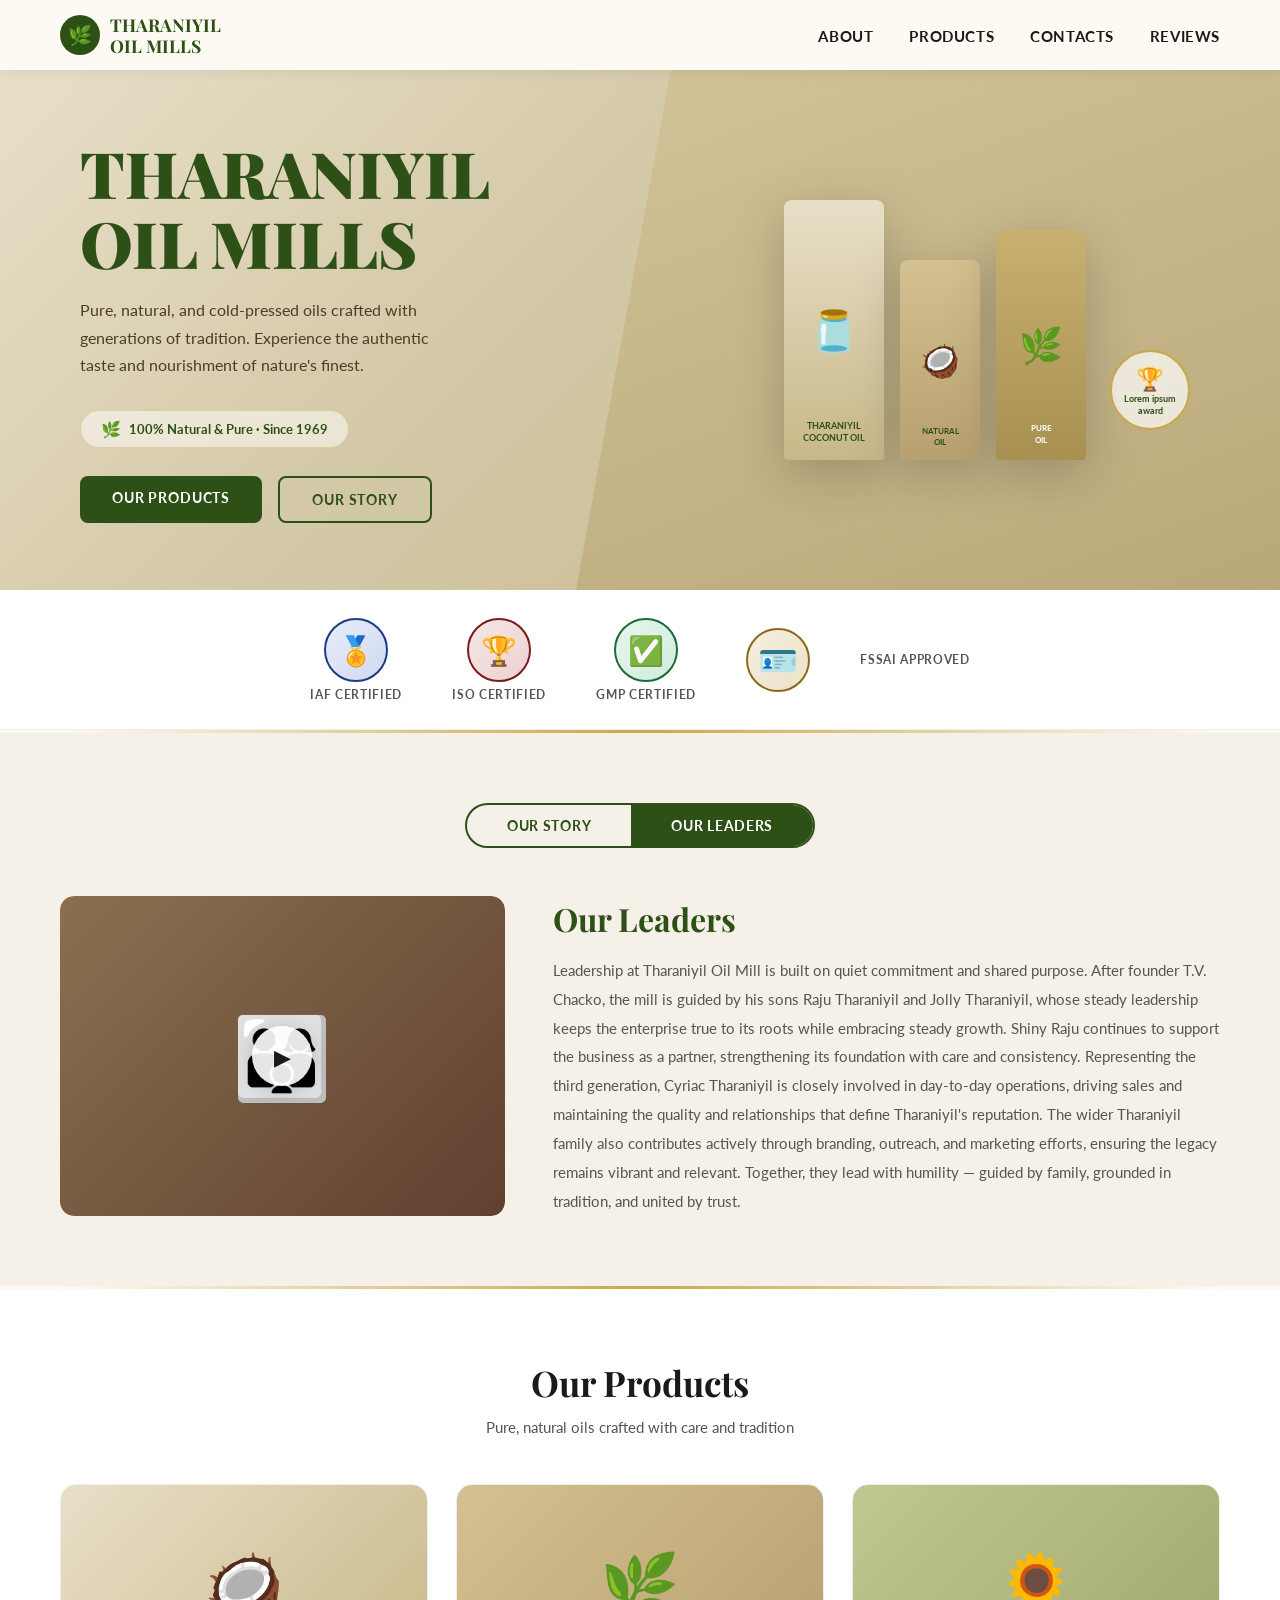
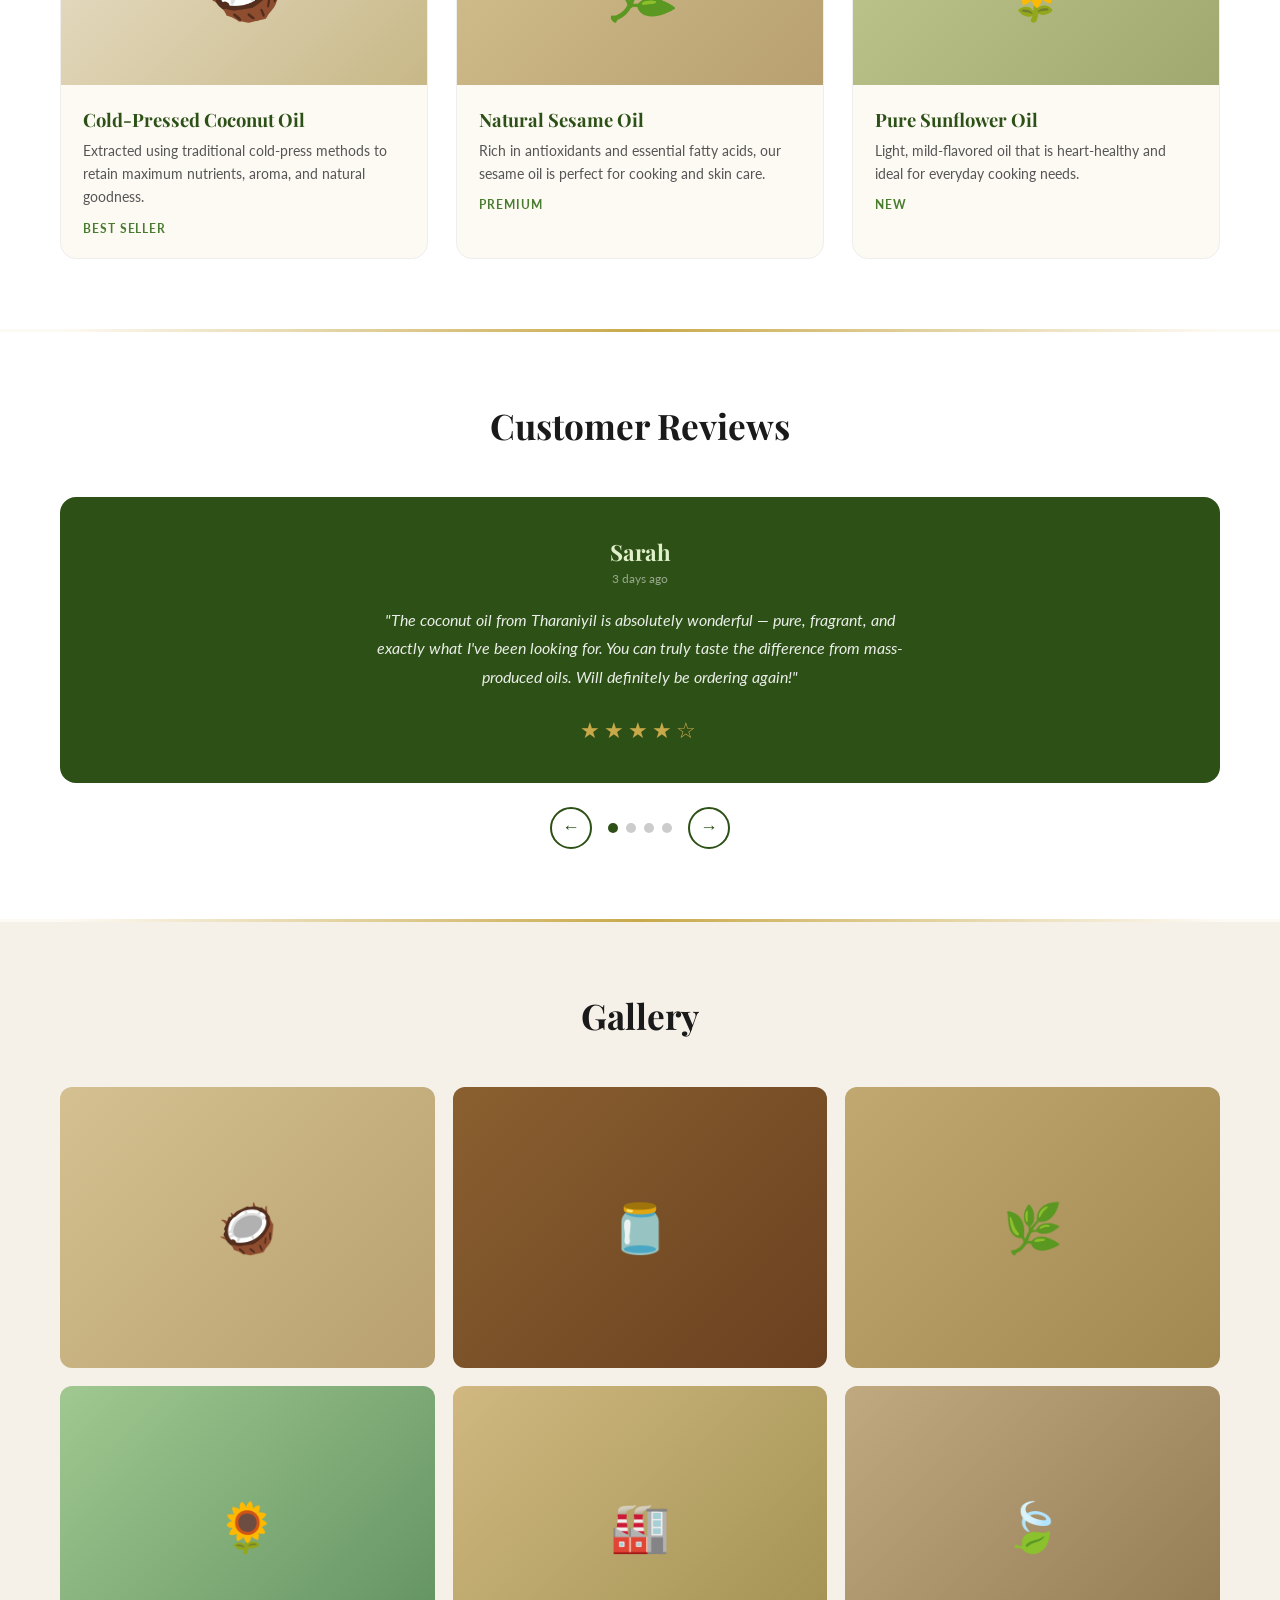
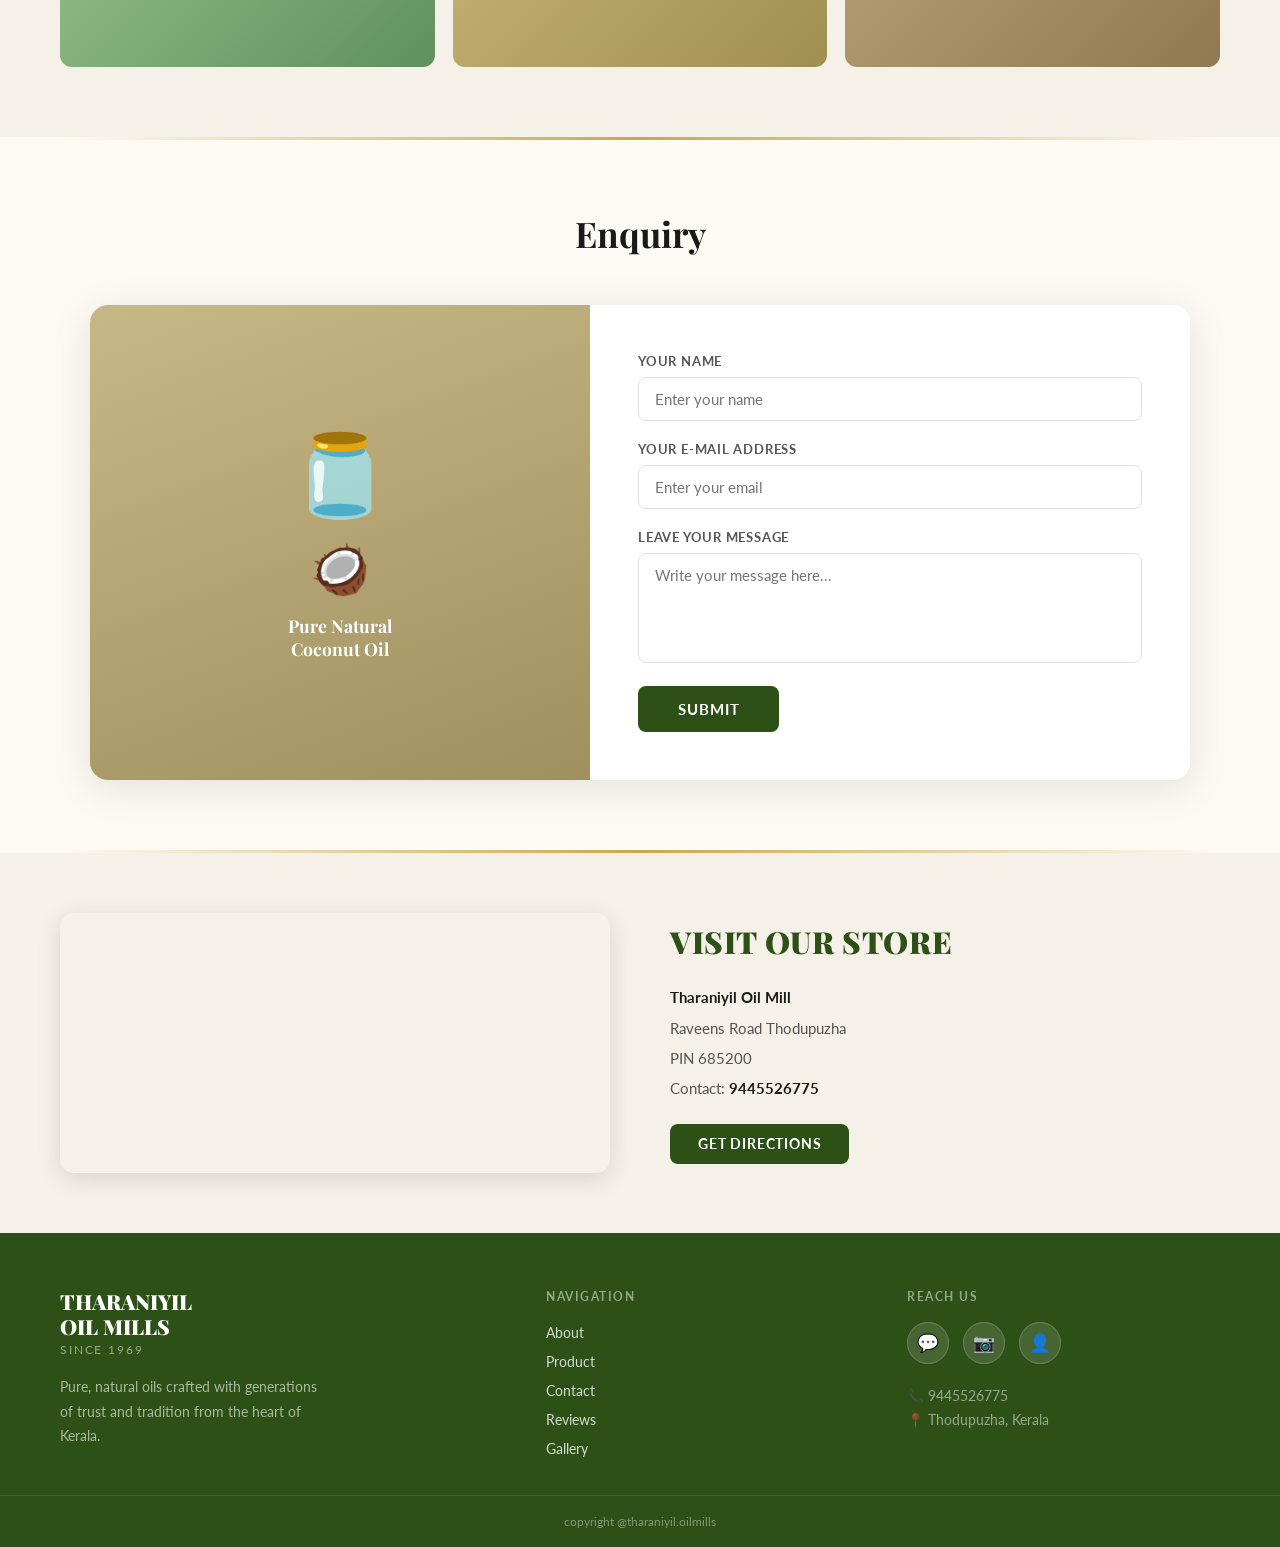
<file: index.html>
<!DOCTYPE html>
<html lang="en">
<head>
<meta charset="UTF-8" />
<meta name="viewport" content="width=device-width, initial-scale=1.0"/>
<title>Tharaniyil Oil Mills</title>
<link href="https://fonts.googleapis.com/css2?family=Playfair+Display:wght@400;600;700;900&family=Lato:wght@300;400;700&display=swap" rel="stylesheet"/>
<style>
  :root {
    --green-dark: #2d5016;
    --green-mid: #4a7c2f;
    --green-light: #6fa040;
    --cream: #f5f0e8;
    --warm-white: #fdfaf4;
    --gold: #c8a94a;
    --text-dark: #1a1a1a;
    --text-gray: #555;
  }
  * { margin: 0; padding: 0; box-sizing: border-box; }
  html { scroll-behavior: smooth; }
  body { font-family: 'Lato', sans-serif; color: var(--text-dark); background: var(--warm-white); }

  /* ── NAVBAR ── */
  nav {
    position: sticky; top: 0; z-index: 100;
    background: rgba(253,250,244,0.97);
    backdrop-filter: blur(6px);
    display: flex; align-items: center; justify-content: space-between;
    padding: 14px 60px;
    box-shadow: 0 2px 12px rgba(0,0,0,0.07);
  }
  .nav-logo { display: flex; align-items: center; gap: 10px; text-decoration: none; }
  .nav-logo img { height: 44px; }
  .nav-logo span { font-family: 'Playfair Display', serif; font-size: 1.1rem; font-weight: 700; color: var(--green-dark); line-height: 1.2; }
  nav ul { list-style: none; display: flex; gap: 36px; }
  nav ul li a { text-decoration: none; color: var(--text-dark); font-size: 0.92rem; font-weight: 700; letter-spacing: 0.04em; text-transform: uppercase; transition: color .2s; }
  nav ul li a:hover { color: var(--green-mid); }
  .hamburger { display: none; flex-direction: column; gap: 5px; cursor: pointer; }
  .hamburger span { width: 24px; height: 2px; background: var(--green-dark); display: block; }

  /* ── HERO ── */
  .hero {
    background: linear-gradient(135deg, #e8dfc8 0%, #d4c9a8 40%, #c5b88a 100%);
    min-height: 520px;
    display: grid; grid-template-columns: 1fr 1fr;
    align-items: center; overflow: hidden; position: relative;
    padding: 60px 60px 60px 80px;
  }
  .hero::before {
    content: ''; position: absolute; top: -60px; right: 0;
    width: 55%; height: calc(100% + 60px);
    background: linear-gradient(160deg, #d4c59a 0%, #b8a87a 100%);
    clip-path: polygon(15% 0, 100% 0, 100% 100%, 0 100%);
    z-index: 0;
  }
  .hero-text { position: relative; z-index: 1; }
  .hero-text h1 {
    font-family: 'Playfair Display', serif;
    font-size: clamp(2.4rem, 5vw, 4rem);
    font-weight: 900; color: var(--green-dark);
    line-height: 1.1; margin-bottom: 18px;
  }
  .hero-text p { color: #4a3e28; font-size: 1rem; line-height: 1.7; max-width: 380px; margin-bottom: 32px; }
  .hero-badge {
    display: inline-flex; align-items: center; gap: 8px;
    background: rgba(255,255,255,0.5); border: 1px solid rgba(200,169,74,0.4);
    border-radius: 40px; padding: 8px 20px; font-size: 0.82rem; color: var(--green-dark); font-weight: 700;
  }
  .hero-badge::before { content: '🌿'; font-size: 1rem; }
  .hero-img { position: relative; z-index: 1; display: flex; justify-content: center; align-items: flex-end; }
  .hero-img .bottle-group { display: flex; align-items: flex-end; gap: -10px; }
  .hero-img img { max-height: 360px; filter: drop-shadow(0 20px 40px rgba(0,0,0,0.18)); }
  .coconut-deco { position: absolute; top: 30px; right: 120px; font-size: 5rem; z-index: 0; opacity: 0.25; }
  .award-badge {
    position: absolute; bottom: 30px; right: 30px; z-index: 2;
    background: rgba(255,255,255,0.7); border: 2px solid var(--gold);
    border-radius: 50%; width: 80px; height: 80px;
    display: flex; flex-direction: column; align-items: center; justify-content: center;
    font-size: 0.55rem; font-weight: 700; color: var(--green-dark); text-align: center; line-height: 1.3;
  }
  .award-badge::before { content: '🏆'; font-size: 1.4rem; }

  /* ── CERTIFICATIONS ── */
  .certifications {
    background: #fff; padding: 28px 60px;
    display: flex; align-items: center; justify-content: center; gap: 50px;
    border-bottom: 1px solid #eee;
    flex-wrap: wrap;
  }
  .cert-item {
    display: flex; flex-direction: column; align-items: center; gap: 6px;
    font-size: 0.72rem; font-weight: 700; color: var(--text-gray); letter-spacing: 0.06em; text-transform: uppercase;
  }
  .cert-icon {
    width: 64px; height: 64px; border-radius: 50%;
    display: flex; align-items: center; justify-content: center;
    font-size: 1.8rem; border: 2px solid #ddd;
    background: linear-gradient(135deg, #f5f5f5, #e8e8e8);
  }
  .cert-icon.iaf { border-color: #1a3a8a; background: linear-gradient(135deg, #e8edf8, #d0d9f0); }
  .cert-icon.iso { border-color: #7a1a1a; background: linear-gradient(135deg, #f5e8e8, #edd0d0); }
  .cert-icon.gmp { border-color: #1a6a3a; background: linear-gradient(135deg, #e8f5ee, #d0eddc); }
  .cert-icon.fssai { border-color: #8a6a1a; background: linear-gradient(135deg, #f5f0e0, #ede0c8); }

  /* ── ABOUT / OUR STORY ── */
  .about { background: var(--cream); padding: 70px 60px; }
  .tab-switcher {
    display: flex; justify-content: center; margin-bottom: 48px; gap: 0;
    border: 2px solid var(--green-dark); border-radius: 40px; overflow: hidden; width: fit-content; margin-inline: auto;
  }
  .tab-btn {
    padding: 12px 40px; font-family: 'Lato', sans-serif; font-weight: 700; font-size: 0.9rem;
    cursor: pointer; border: none; transition: all .25s; letter-spacing: 0.05em;
    text-transform: uppercase;
  }
  .tab-btn.active { background: var(--green-dark); color: #fff; }
  .tab-btn:not(.active) { background: transparent; color: var(--green-dark); }
  .tab-content { display: none; }
  .tab-content.active { display: grid; grid-template-columns: 1fr 1.5fr; gap: 48px; align-items: center; animation: fadeIn .4s ease; }
  @keyframes fadeIn { from { opacity: 0; transform: translateY(10px); } to { opacity: 1; transform: translateY(0); } }
  .about-media { position: relative; border-radius: 14px; overflow: hidden; }
  .about-media img { width: 100%; height: 320px; object-fit: cover; display: block; }
  .play-btn {
    position: absolute; top: 50%; left: 50%; transform: translate(-50%,-50%);
    width: 60px; height: 60px; border-radius: 50%; background: rgba(255,255,255,0.9);
    display: flex; align-items: center; justify-content: center; font-size: 1.4rem; cursor: pointer;
    box-shadow: 0 4px 20px rgba(0,0,0,0.2); transition: transform .2s;
  }
  .play-btn:hover { transform: translate(-50%,-50%) scale(1.1); }
  .about-text h2 { font-family: 'Playfair Display', serif; font-size: 2rem; color: var(--green-dark); margin-bottom: 16px; }
  .about-text p { color: var(--text-gray); line-height: 1.9; font-size: 0.95rem; }

  /* ── REVIEWS ── */
  .reviews { background: #fff; padding: 70px 60px; }
  .reviews h2 { font-family: 'Playfair Display', serif; font-size: 2.2rem; text-align: center; margin-bottom: 48px; }
  .review-carousel { position: relative; }
  .review-track { display: flex; overflow: hidden; }
  .review-card {
    min-width: 100%; padding: 40px 60px; background: var(--green-dark);
    border-radius: 16px; color: #fff; text-align: center;
    transition: opacity .3s;
  }
  .reviewer-name { font-family: 'Playfair Display', serif; font-size: 1.4rem; font-weight: 700; color: #e0f0c8; margin-bottom: 4px; }
  .reviewer-date { font-size: 0.78rem; color: rgba(255,255,255,0.5); margin-bottom: 20px; }
  .review-text { font-size: 1rem; line-height: 1.8; color: rgba(255,255,255,0.9); font-style: italic; max-width: 560px; margin: 0 auto 24px; }
  .stars { font-size: 1.4rem; color: var(--gold); letter-spacing: 4px; }
  .carousel-controls { display: flex; align-items: center; justify-content: center; gap: 16px; margin-top: 24px; }
  .carousel-btn {
    width: 42px; height: 42px; border-radius: 50%; border: 2px solid var(--green-dark);
    background: transparent; color: var(--green-dark); font-size: 1.1rem; cursor: pointer;
    display: flex; align-items: center; justify-content: center; transition: all .2s;
  }
  .carousel-btn:hover { background: var(--green-dark); color: #fff; }
  .dots { display: flex; gap: 8px; }
  .dot { width: 10px; height: 10px; border-radius: 50%; background: #ccc; cursor: pointer; transition: background .2s; }
  .dot.active { background: var(--green-dark); }

  /* ── GALLERY ── */
  .gallery { padding: 70px 60px; background: var(--cream); }
  .gallery h2 { font-family: 'Playfair Display', serif; font-size: 2.2rem; text-align: center; margin-bottom: 48px; }
  .gallery-grid { display: grid; grid-template-columns: repeat(3, 1fr); gap: 18px; }
  .gallery-item {
    border-radius: 12px; overflow: hidden; aspect-ratio: 4/3;
    background: linear-gradient(135deg, #c8b98a, #a89060);
    display: flex; align-items: center; justify-content: center; font-size: 3rem;
    cursor: pointer; transition: transform .3s, box-shadow .3s;
    position: relative;
  }
  .gallery-item:hover { transform: scale(1.03); box-shadow: 0 12px 32px rgba(0,0,0,0.18); }
  .gallery-item img { width: 100%; height: 100%; object-fit: cover; }
  .gallery-item-1 { background: linear-gradient(135deg, #d4c090, #b8a070); }
  .gallery-item-2 { background: linear-gradient(135deg, #8a6030, #6a4020); }
  .gallery-item-3 { background: linear-gradient(135deg, #c0a870, #a08850); }

  /* ── ENQUIRY ── */
  .enquiry { padding: 70px 0; background: var(--warm-white); }
  .enquiry h2 { font-family: 'Playfair Display', serif; font-size: 2.2rem; text-align: center; margin-bottom: 48px; }
  .enquiry-inner {
    display: grid; grid-template-columns: 1fr 1.2fr;
    min-height: 380px; max-width: 1100px; margin: 0 auto;
    border-radius: 18px; overflow: hidden; box-shadow: 0 8px 40px rgba(0,0,0,0.1);
  }
  .enquiry-img {
    background: linear-gradient(160deg, #c8b888 0%, #a09060 100%);
    display: flex; align-items: center; justify-content: center; font-size: 4rem;
    position: relative; overflow: hidden;
  }
  .enquiry-img img { width: 100%; height: 100%; object-fit: cover; }
  .enquiry-form { background: #fff; padding: 48px 48px; }
  .form-group { margin-bottom: 20px; }
  .form-group label { display: block; font-size: 0.82rem; font-weight: 700; letter-spacing: 0.06em; text-transform: uppercase; color: var(--text-gray); margin-bottom: 8px; }
  .form-group input, .form-group textarea {
    width: 100%; border: 1.5px solid #e0e0e0; border-radius: 8px;
    padding: 12px 16px; font-family: 'Lato', sans-serif; font-size: 0.95rem;
    color: var(--text-dark); transition: border-color .2s; outline: none; resize: none;
  }
  .form-group input:focus, .form-group textarea:focus { border-color: var(--green-mid); }
  .form-group textarea { height: 110px; }
  .submit-btn {
    background: var(--green-dark); color: #fff; border: none;
    padding: 14px 40px; border-radius: 8px; font-family: 'Lato', sans-serif;
    font-weight: 700; font-size: 0.95rem; letter-spacing: 0.06em; text-transform: uppercase;
    cursor: pointer; transition: background .2s, transform .15s;
  }
  .submit-btn:hover { background: var(--green-mid); transform: translateY(-1px); }

  /* ── STORE ── */
  .store { padding: 60px; background: var(--cream); display: grid; grid-template-columns: 1fr 1fr; gap: 60px; align-items: center; }
  .store-map {
    border-radius: 14px; overflow: hidden;
    box-shadow: 0 6px 24px rgba(0,0,0,0.12); height: 260px;
  }
  .store-map iframe { width: 100%; height: 100%; border: 0; }
  .store-info h2 { font-family: 'Playfair Display', serif; font-size: 1.9rem; color: var(--green-dark); margin-bottom: 20px; font-weight: 900; letter-spacing: 0.02em; }
  .store-info p { color: var(--text-gray); line-height: 2; font-size: 0.95rem; }
  .store-info strong { color: var(--text-dark); }

  /* ── FOOTER ── */
  footer {
    background: var(--green-dark); color: rgba(255,255,255,0.85);
    padding: 56px 60px 28px;
    display: grid; grid-template-columns: 1.4fr 1fr 1fr;
    gap: 48px;
  }
  .footer-brand .logo-text { font-family: 'Playfair Display', serif; font-size: 1.3rem; font-weight: 900; color: #fff; line-height: 1.2; margin-bottom: 4px; }
  .footer-brand .since { font-size: 0.78rem; letter-spacing: 0.15em; color: rgba(255,255,255,0.5); text-transform: uppercase; }
  .footer-nav h4 { font-size: 0.78rem; letter-spacing: 0.12em; text-transform: uppercase; color: rgba(255,255,255,0.5); margin-bottom: 18px; }
  .footer-nav ul { list-style: none; }
  .footer-nav ul li { margin-bottom: 10px; }
  .footer-nav ul li a { color: rgba(255,255,255,0.8); text-decoration: none; font-size: 0.9rem; transition: color .2s; }
  .footer-nav ul li a:hover { color: #fff; }
  .footer-social h4 { font-size: 0.78rem; letter-spacing: 0.12em; text-transform: uppercase; color: rgba(255,255,255,0.5); margin-bottom: 18px; }
  .social-icons { display: flex; gap: 14px; }
  .social-icon {
    width: 42px; height: 42px; border-radius: 50%;
    background: rgba(255,255,255,0.12); border: 1px solid rgba(255,255,255,0.2);
    display: flex; align-items: center; justify-content: center;
    font-size: 1.1rem; cursor: pointer; transition: background .2s;
    text-decoration: none; color: #fff;
  }
  .social-icon:hover { background: rgba(255,255,255,0.25); }
  .footer-bottom {
    background: var(--green-dark);
    border-top: 1px solid rgba(255,255,255,0.1);
    padding: 18px 60px;
    text-align: center; font-size: 0.78rem; color: rgba(255,255,255,0.4);
  }

  /* ── PRODUCTS SECTION ── */
  .products { padding: 70px 60px; background: #fff; }
  .products h2 { font-family: 'Playfair Display', serif; font-size: 2.2rem; text-align: center; margin-bottom: 12px; }
  .products .sub { text-align: center; color: var(--text-gray); margin-bottom: 48px; font-size: 0.95rem; }
  .products-grid { display: grid; grid-template-columns: repeat(3, 1fr); gap: 28px; }
  .product-card {
    border-radius: 16px; overflow: hidden; border: 1px solid #eee;
    transition: transform .3s, box-shadow .3s; background: var(--warm-white);
  }
  .product-card:hover { transform: translateY(-6px); box-shadow: 0 16px 40px rgba(0,0,0,0.1); }
  .product-img {
    height: 200px; background: linear-gradient(135deg, #e8dfc8, #c8b888);
    display: flex; align-items: center; justify-content: center; font-size: 4rem;
  }
  .product-info { padding: 22px; }
  .product-info h3 { font-family: 'Playfair Display', serif; font-size: 1.15rem; margin-bottom: 8px; color: var(--green-dark); }
  .product-info p { font-size: 0.85rem; color: var(--text-gray); line-height: 1.7; }
  .product-tag { display: inline-block; margin-top: 12px; font-size: 0.72rem; font-weight: 700; color: var(--green-mid); letter-spacing: 0.08em; text-transform: uppercase; }

  /* ── SECTION DIVIDER ── */
  .divider { height: 3px; background: linear-gradient(90deg, transparent, var(--gold), transparent); margin: 0 60px; }

  /* ── RESPONSIVE ── */
  @media (max-width: 900px) {
    nav { padding: 14px 24px; }
    nav ul { display: none; }
    .hamburger { display: flex; }
    .hero { grid-template-columns: 1fr; padding: 40px 24px; min-height: auto; }
    .hero::before { display: none; }
    .hero-img { margin-top: 24px; }
    .certifications { padding: 20px 24px; gap: 24px; }
    .about, .reviews, .gallery, .enquiry, .store, .products { padding: 48px 24px; }
    .tab-content.active { grid-template-columns: 1fr; }
    .gallery-grid { grid-template-columns: repeat(2, 1fr); }
    .enquiry-inner { grid-template-columns: 1fr; }
    .enquiry-img { height: 200px; }
    .store { grid-template-columns: 1fr; }
    footer { grid-template-columns: 1fr; gap: 28px; padding: 40px 24px 24px; }
    .footer-bottom { padding: 16px 24px; }
    .divider { margin: 0 24px; }
    .products-grid { grid-template-columns: 1fr; }
  }
</style>
</head>
<body>

<!-- NAVBAR -->
<nav>
  <a href="#" class="nav-logo">
    <div style="width:40px;height:40px;background:var(--green-dark);border-radius:50%;display:flex;align-items:center;justify-content:center;color:#fff;font-size:1.2rem;">🌿</div>
    <span>THARANIYIL<br>OIL MILLS</span>
  </a>
  <ul>
    <li><a href="#about">About</a></li>
    <li><a href="#products">Products</a></li>
    <li><a href="#contact">Contacts</a></li>
    <li><a href="#reviews">Reviews</a></li>
  </ul>
  <div class="hamburger" onclick="this.nextElementSibling && alert('Menu')">
    <span></span><span></span><span></span>
  </div>
</nav>

<!-- HERO -->
<section class="hero" id="home">
  <div class="hero-text">
    <h1>THARANIYIL<br>OIL MILLS</h1>
    <p>Pure, natural, and cold-pressed oils crafted with generations of tradition. Experience the authentic taste and nourishment of nature's finest.</p>
    <div class="hero-badge">100% Natural &amp; Pure · Since 1969</div>
    <div style="margin-top:28px;display:flex;gap:16px;flex-wrap:wrap;">
      <a href="#products" style="background:var(--green-dark);color:#fff;padding:13px 32px;border-radius:8px;text-decoration:none;font-weight:700;font-size:0.88rem;letter-spacing:0.06em;text-transform:uppercase;transition:background .2s;" onmouseover="this.style.background='#4a7c2f'" onmouseout="this.style.background='var(--green-dark)'">Our Products</a>
      <a href="#about" style="background:transparent;color:var(--green-dark);padding:13px 32px;border-radius:8px;text-decoration:none;font-weight:700;font-size:0.88rem;letter-spacing:0.06em;text-transform:uppercase;border:2px solid var(--green-dark);transition:all .2s;" onmouseover="this.style.background='var(--green-dark)';this.style.color='#fff'" onmouseout="this.style.background='transparent';this.style.color='var(--green-dark)'">Our Story</a>
    </div>
  </div>
  <div class="hero-img">
    <!-- Placeholder for product bottle images -->
    <div style="display:flex;align-items:flex-end;gap:16px;">
      <div style="width:100px;background:linear-gradient(180deg,#e8dfc8,#c8b888);border-radius:8px 8px 4px 4px;height:260px;display:flex;align-items:center;justify-content:center;font-size:2.5rem;filter:drop-shadow(0 12px 24px rgba(0,0,0,0.2));position:relative;">
        🫙
        <div style="position:absolute;bottom:16px;font-size:0.55rem;color:var(--green-dark);font-weight:700;text-align:center;line-height:1.4;">THARANIYIL<br>COCONUT OIL</div>
      </div>
      <div style="width:80px;background:linear-gradient(180deg,#d4c090,#b8a070);border-radius:8px 8px 4px 4px;height:200px;display:flex;align-items:center;justify-content:center;font-size:2rem;filter:drop-shadow(0 12px 24px rgba(0,0,0,0.2));position:relative;">
        🥥
        <div style="position:absolute;bottom:12px;font-size:0.5rem;color:var(--green-dark);font-weight:700;text-align:center;line-height:1.4;">NATURAL<br>OIL</div>
      </div>
      <div style="width:90px;background:linear-gradient(180deg,#c8b070,#a89050);border-radius:8px 8px 4px 4px;height:230px;display:flex;align-items:center;justify-content:center;font-size:2.2rem;filter:drop-shadow(0 12px 24px rgba(0,0,0,0.2));position:relative;">
        🌿
        <div style="position:absolute;bottom:14px;font-size:0.52rem;color:#fff;font-weight:700;text-align:center;line-height:1.4;">PURE<br>OIL</div>
      </div>
    </div>
    <div class="award-badge">Lorem ipsum<br>award</div>
  </div>
</section>

<!-- CERTIFICATIONS -->
<section class="certifications">
  <div class="cert-item">
    <div class="cert-icon iaf">🏅</div>
    IAF Certified
  </div>
  <div class="cert-item">
    <div class="cert-icon iso">🏆</div>
    ISO Certified
  </div>
  <div class="cert-item">
    <div class="cert-icon gmp">✅</div>
    GMP Certified
  </div>
  <div class="cert-icon fssai" style="align-self:center;font-size:2rem;">🪪</div>
  <div class="cert-item">
    FSSAI Approved
  </div>
</section>

<div class="divider"></div>

<!-- ABOUT -->
<section class="about" id="about">
  <div class="tab-switcher">
    <button class="tab-btn" onclick="switchTab('story', this)">Our Story</button>
    <button class="tab-btn active" onclick="switchTab('leaders', this)">Our Leaders</button>
  </div>

  <div id="tab-story" class="tab-content">
    <div class="about-media">
      <div style="width:100%;height:320px;background:linear-gradient(135deg,#c8b888,#a09060);border-radius:14px;display:flex;align-items:center;justify-content:center;font-size:5rem;">🥥</div>
      <div class="play-btn">▶</div>
    </div>
    <div class="about-text">
      <h2>Our Story</h2>
      <p>Tharaniyil Oil Mills began its journey in 1969, founded by T.V. Chacko with a simple yet powerful vision: to bring pure, natural coconut oil to every home. Rooted in the rich traditions of Kerala, our mill has grown from a small family operation into a trusted name known for quality, integrity, and authenticity. Every drop of oil we produce carries the warmth of our land and the dedication of three generations who have poured their heart into this craft. We remain committed to our origins — cold-pressing the finest coconuts to deliver oil that is as natural and wholesome today as it was over five decades ago.</p>
    </div>
  </div>

  <div id="tab-leaders" class="tab-content active">
    <div class="about-media">
      <div style="width:100%;height:320px;background:linear-gradient(135deg,#8a7050,#604030);border-radius:14px;display:flex;align-items:center;justify-content:center;font-size:5rem;">👨‍👩‍👦</div>
      <div class="play-btn">▶</div>
    </div>
    <div class="about-text">
      <h2>Our Leaders</h2>
      <p>Leadership at Tharaniyil Oil Mill is built on quiet commitment and shared purpose. After founder T.V. Chacko, the mill is guided by his sons Raju Tharaniyil and Jolly Tharaniyil, whose steady leadership keeps the enterprise true to its roots while embracing steady growth. Shiny Raju continues to support the business as a partner, strengthening its foundation with care and consistency. Representing the third generation, Cyriac Tharaniyil is closely involved in day-to-day operations, driving sales and maintaining the quality and relationships that define Tharaniyil's reputation. The wider Tharaniyil family also contributes actively through branding, outreach, and marketing efforts, ensuring the legacy remains vibrant and relevant. Together, they lead with humility — guided by family, grounded in tradition, and united by trust.</p>
    </div>
  </div>
</section>

<div class="divider"></div>

<!-- PRODUCTS -->
<section class="products" id="products">
  <h2>Our Products</h2>
  <p class="sub">Pure, natural oils crafted with care and tradition</p>
  <div class="products-grid">
    <div class="product-card">
      <div class="product-img">🥥</div>
      <div class="product-info">
        <h3>Cold-Pressed Coconut Oil</h3>
        <p>Extracted using traditional cold-press methods to retain maximum nutrients, aroma, and natural goodness.</p>
        <span class="product-tag">Best Seller</span>
      </div>
    </div>
    <div class="product-card">
      <div class="product-img" style="background:linear-gradient(135deg,#d4c090,#b8a070);">🌿</div>
      <div class="product-info">
        <h3>Natural Sesame Oil</h3>
        <p>Rich in antioxidants and essential fatty acids, our sesame oil is perfect for cooking and skin care.</p>
        <span class="product-tag">Premium</span>
      </div>
    </div>
    <div class="product-card">
      <div class="product-img" style="background:linear-gradient(135deg,#c0c890,#a0a870);">🌻</div>
      <div class="product-info">
        <h3>Pure Sunflower Oil</h3>
        <p>Light, mild-flavored oil that is heart-healthy and ideal for everyday cooking needs.</p>
        <span class="product-tag">New</span>
      </div>
    </div>
  </div>
</section>

<div class="divider"></div>

<!-- REVIEWS -->
<section class="reviews" id="reviews">
  <h2>Customer Reviews</h2>
  <div class="review-carousel">
    <div class="review-track" id="reviewTrack">
      <div class="review-card">
        <div class="reviewer-name">Sarah</div>
        <div class="reviewer-date">3 days ago</div>
        <div class="review-text">"The coconut oil from Tharaniyil is absolutely wonderful — pure, fragrant, and exactly what I've been looking for. You can truly taste the difference from mass-produced oils. Will definitely be ordering again!"</div>
        <div class="stars">★★★★☆</div>
      </div>
      <div class="review-card">
        <div class="reviewer-name">Priya Menon</div>
        <div class="reviewer-date">1 week ago</div>
        <div class="review-text">"I have been using Tharaniyil coconut oil for years. The quality never disappoints — it is so pure and fragrant. My family trusts no other brand for our daily cooking and hair care routine."</div>
        <div class="stars">★★★★★</div>
      </div>
      <div class="review-card">
        <div class="reviewer-name">Rajesh Kumar</div>
        <div class="reviewer-date">2 weeks ago</div>
        <div class="review-text">"Excellent product! The cold-pressed coconut oil has a beautiful natural aroma and a clean taste. You can really feel the quality in every drop. Highly recommended for health-conscious families."</div>
        <div class="stars">★★★★★</div>
      </div>
      <div class="review-card">
        <div class="reviewer-name">Anita George</div>
        <div class="reviewer-date">1 month ago</div>
        <div class="review-text">"Authentic Kerala coconut oil at its finest! My grandmother always said real coconut oil should smell like coconuts — and this one does. Thank you Tharaniyil for preserving this tradition."</div>
        <div class="stars">★★★★★</div>
      </div>
    </div>
    <div class="carousel-controls">
      <button class="carousel-btn" onclick="prevReview()">&#8592;</button>
      <div class="dots" id="dots">
        <div class="dot active" onclick="goToReview(0)"></div>
        <div class="dot" onclick="goToReview(1)"></div>
        <div class="dot" onclick="goToReview(2)"></div>
        <div class="dot" onclick="goToReview(3)"></div>
      </div>
      <button class="carousel-btn" onclick="nextReview()">&#8594;</button>
    </div>
  </div>
</section>

<div class="divider"></div>

<!-- GALLERY -->
<section class="gallery" id="gallery">
  <h2>Gallery</h2>
  <div class="gallery-grid">
    <div class="gallery-item gallery-item-1">🥥</div>
    <div class="gallery-item gallery-item-2">🫙</div>
    <div class="gallery-item gallery-item-3">🌿</div>
    <div class="gallery-item" style="background:linear-gradient(135deg,#a0c890,#609060);">🌻</div>
    <div class="gallery-item" style="background:linear-gradient(135deg,#d0b880,#a09050);">🏭</div>
    <div class="gallery-item" style="background:linear-gradient(135deg,#c0a880,#907850);">🍃</div>
  </div>
</section>

<div class="divider"></div>

<!-- ENQUIRY -->
<section class="enquiry" id="contact">
  <h2>Enquiry</h2>
  <div class="enquiry-inner">
    <div class="enquiry-img">
      <div style="display:flex;flex-direction:column;align-items:center;gap:16px;padding:30px;">
        <div style="font-size:5rem;">🫙</div>
        <div style="font-size:3rem;">🥥</div>
        <div style="font-family:'Playfair Display',serif;font-size:1.1rem;color:#fff;text-align:center;font-weight:700;">Pure Natural<br>Coconut Oil</div>
      </div>
    </div>
    <div class="enquiry-form">
      <div class="form-group">
        <label>Your Name</label>
        <input type="text" placeholder="Enter your name" />
      </div>
      <div class="form-group">
        <label>Your E-mail Address</label>
        <input type="email" placeholder="Enter your email" />
      </div>
      <div class="form-group">
        <label>Leave Your Message</label>
        <textarea placeholder="Write your message here..."></textarea>
      </div>
      <button class="submit-btn" onclick="handleSubmit()">Submit</button>
    </div>
  </div>
</section>

<div class="divider"></div>

<!-- STORE -->
<section class="store">
  <div class="store-map">
    <iframe
      src="https://www.google.com/maps/embed?pb=!1m18!1m12!1m3!1d3929.3!2d76.47!3d10.11!2m3!1f0!2f0!3f0!3m2!1i1024!2i768!4f13.1!3m3!1m2!1s0x0%3A0x0!2zMTDCsDA2JzM2LjAiTiA3NsKwMjgnMTIuMCJF!5e0!3m2!1sen!2sin!4v1617000000000!5m2!1sen!2sin"
      allowfullscreen="" loading="lazy" referrerpolicy="no-referrer-when-downgrade">
    </iframe>
  </div>
  <div class="store-info">
    <h2>VISIT OUR STORE</h2>
    <p>
      <strong>Tharaniyil Oil Mill</strong><br>
      Raveens Road Thodupuzha<br>
      PIN 685200<br>
      Contact: <strong>9445526775</strong>
    </p>
    <a href="https://maps.google.com" target="_blank" style="display:inline-block;margin-top:20px;background:var(--green-dark);color:#fff;padding:12px 28px;border-radius:8px;text-decoration:none;font-weight:700;font-size:0.85rem;letter-spacing:0.06em;text-transform:uppercase;">Get Directions</a>
  </div>
</section>

<!-- FOOTER -->
<footer>
  <div class="footer-brand">
    <div class="logo-text">THARANIYIL<br>OIL MILLS</div>
    <div class="since">Since 1969</div>
    <p style="margin-top:18px;font-size:0.85rem;line-height:1.8;color:rgba(255,255,255,0.6);max-width:260px;">Pure, natural oils crafted with generations of trust and tradition from the heart of Kerala.</p>
  </div>
  <div class="footer-nav">
    <h4>Navigation</h4>
    <ul>
      <li><a href="#home">About</a></li>
      <li><a href="#products">Product</a></li>
      <li><a href="#contact">Contact</a></li>
      <li><a href="#reviews">Reviews</a></li>
      <li><a href="#gallery">Gallery</a></li>
    </ul>
  </div>
  <div class="footer-social">
    <h4>Reach Us</h4>
    <div class="social-icons">
      <a href="#" class="social-icon" title="WhatsApp">💬</a>
      <a href="#" class="social-icon" title="Instagram">📷</a>
      <a href="#" class="social-icon" title="Facebook">👤</a>
    </div>
    <p style="margin-top:20px;font-size:0.85rem;color:rgba(255,255,255,0.5);line-height:1.8;">
      📞 9445526775<br>
      📍 Thodupuzha, Kerala
    </p>
  </div>
</footer>
<div class="footer-bottom">
  copyright @tharaniyil.oilmills
</div>

<script>
  // Tab switcher
  function switchTab(id, btn) {
    document.querySelectorAll('.tab-content').forEach(t => t.classList.remove('active'));
    document.querySelectorAll('.tab-btn').forEach(b => b.classList.remove('active'));
    document.getElementById('tab-' + id).classList.add('active');
    btn.classList.add('active');
  }

  // Review carousel
  let currentReview = 0;
  const reviews = document.querySelectorAll('.review-card');
  const dots = document.querySelectorAll('.dot');

  function goToReview(n) {
    reviews.forEach((r, i) => {
      r.style.transform = `translateX(${(i - n) * 100}%)`;
    });
    dots.forEach(d => d.classList.remove('active'));
    dots[n].classList.add('active');
    currentReview = n;
  }

  function nextReview() {
    goToReview((currentReview + 1) % reviews.length);
  }

  function prevReview() {
    goToReview((currentReview - 1 + reviews.length) % reviews.length);
  }

  // Init carousel positioning
  function initCarousel() {
    const track = document.getElementById('reviewTrack');
    track.style.position = 'relative';
    reviews.forEach((r, i) => {
      r.style.position = 'absolute';
      r.style.width = '100%';
      r.style.transition = 'transform 0.4s ease';
      r.style.transform = `translateX(${i * 100}%)`;
    });
    track.style.height = reviews[0].offsetHeight + 'px';
    // Update height on resize
    window.addEventListener('resize', () => {
      track.style.height = reviews[0].offsetHeight + 'px';
    });
  }

  window.addEventListener('load', () => {
    initCarousel();
    // Auto-play
    setInterval(nextReview, 5000);
  });

  // Form submission
  function handleSubmit() {
    const name = document.querySelector('.enquiry-form input[type="text"]').value;
    const email = document.querySelector('.enquiry-form input[type="email"]').value;
    const msg = document.querySelector('.enquiry-form textarea').value;
    if (!name || !email || !msg) {
      alert('Please fill in all fields.');
      return;
    }
    alert('Thank you, ' + name + '! Your message has been sent. We will get back to you shortly.');
    document.querySelector('.enquiry-form input[type="text"]').value = '';
    document.querySelector('.enquiry-form input[type="email"]').value = '';
    document.querySelector('.enquiry-form textarea').value = '';
  }

  // Scroll animations
  const observer = new IntersectionObserver((entries) => {
    entries.forEach(e => {
      if (e.isIntersecting) {
        e.target.style.opacity = '1';
        e.target.style.transform = 'translateY(0)';
      }
    });
  }, { threshold: 0.1 });

  document.querySelectorAll('.product-card, .gallery-item, .cert-item').forEach(el => {
    el.style.opacity = '0';
    el.style.transform = 'translateY(20px)';
    el.style.transition = 'opacity 0.5s ease, transform 0.5s ease';
    observer.observe(el);
  });
</script>
</body>
</html>
</file>
